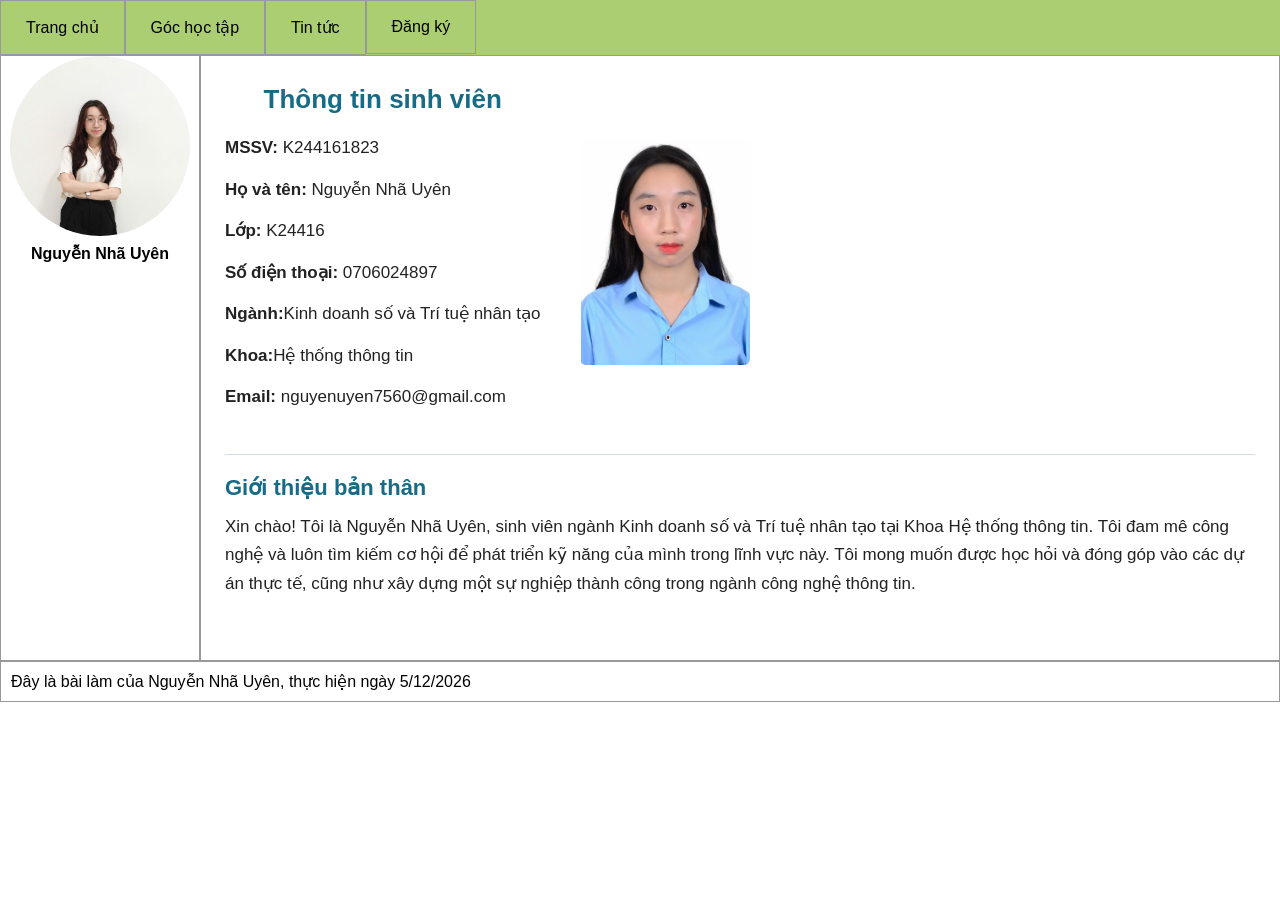
<file: index.html>
<!DOCTYPE html>
<html lang="vi">
<head>
    <meta charset="UTF-8">
    <title>Website Phát triển Web Kinh doanh</title>
    <link rel="stylesheet" href="css/style.css">
</head>

<body>

    <!-- A: MENU -->
    <header class="header">
        <nav class="menu">
            <ul>
                <li>
                    <a href="home.html" target="contentFrame">
                        Trang chủ
                    </a>
                </li>

                <li>
                    <a href="#">Góc học tập</a>

                    <ul class="submenu">
                        <li>
                            <a href="html_javascript.html"
                               target="contentFrame">
                                HTML & Javascript
                            </a>
                        </li>

                        <li>
                            <a href="style.html"
                               target="contentFrame">
                                Style
                            </a>
                        </li>

                        <li>
                            <a href="xml_dom.html"
                               target="contentFrame">
                                XML & DOM
                            </a>
                        </li>

                        <li>
                            <a href="json.html"
                               target="contentFrame">
                                JSON
                            </a>
                        </li>
                    </ul>
                </li>

                <li>
                    <a href="#">Tin tức</a>

                    <ul class="submenu">
                        <li>
                            <a href="news.html"
                               target="contentFrame">
                                Tin tức giáo dục
                            </a>
                        </li>

                        <li>
                            <a href="forecast.html"
                               target="contentFrame">
                                Dự báo
                            </a>
                        </li>
                    </ul>
                </li>

                <li>
                    <a href="register.html" target="contentFrame">
                        Đăng ký
                    </a>
                </li>
            </ul>
        </nav>
    </header>


    <!-- B: SIDEBAR + C: CONTENT -->
    <main class="main-container">

        <aside class="sidebar">
            <div class="student">
                <img src="images/hinh.png" alt="Ảnh cá nhân của Nguyễn Nhã Uyên">
                <h3>Nguyễn Nhã Uyên</h3>
            </div>
        </aside>

        <section class="content">
            <iframe
                name="contentFrame"
                src="home.html"
                title="Nội dung website">
            </iframe>
        </section>

    </main>


    <!-- D: FOOTER -->
    <footer class="footer">
        <p id="footerText"></p>
    </footer>

    <script src="js/main.js"></script>

</body>
</html>
</file>
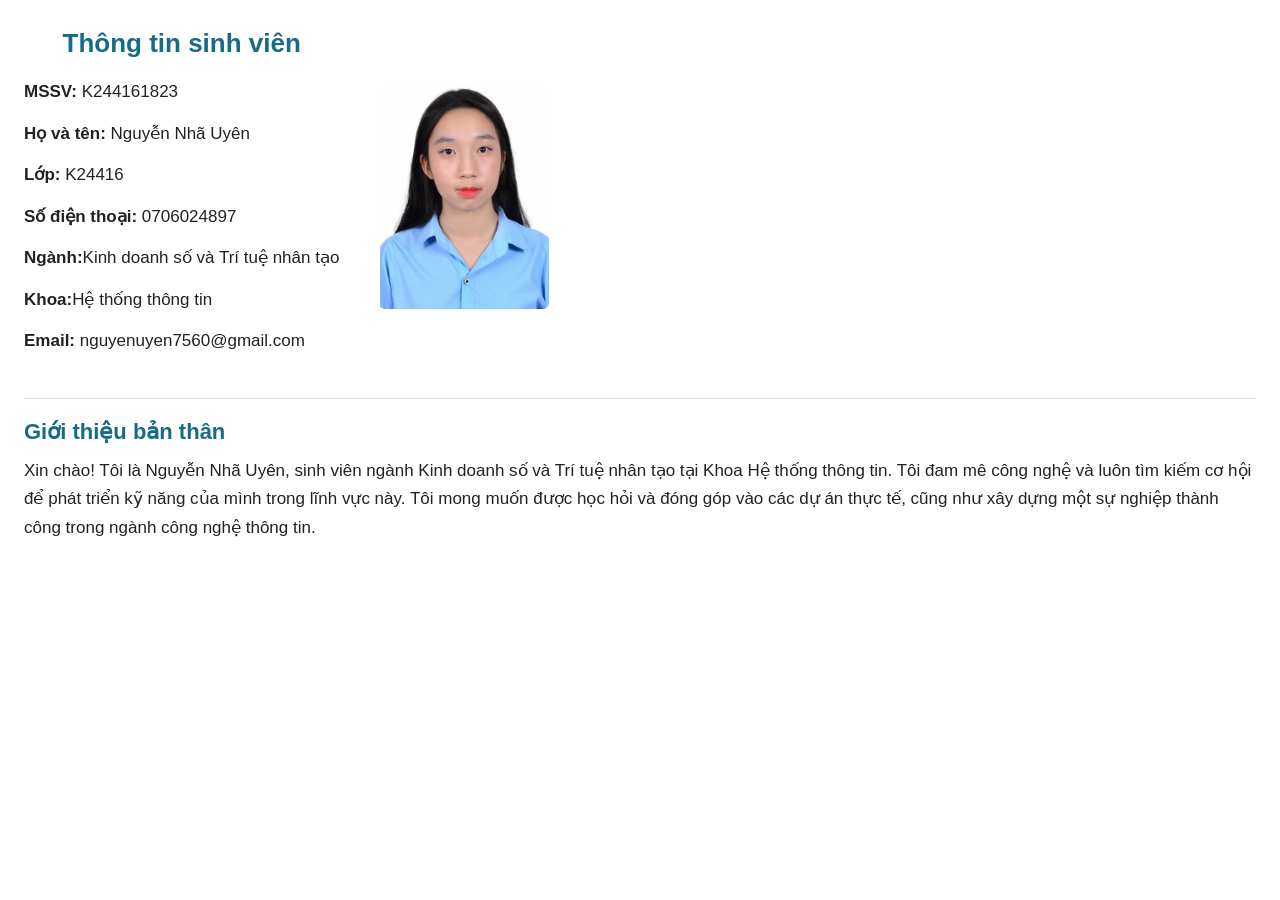
<file: home.html>
<!DOCTYPE html>
<html lang="vi">
<head>
    <meta charset="UTF-8">
    <meta name="viewport" content="width=device-width, initial-scale=1.0">
    <title>Trang chủ</title>
    <link rel="stylesheet" href="css/home.css">
</head>
<body>
    <main>
        <section class="student-info" aria-labelledby="student-name">
            <img class="student-photo" src="images/hinhthe.jpg" alt="Ảnh cá nhân Nguyễn Nhã Uyên">

            <div class="details">
                <h1 id="student-name" style="text-align: center;">Thông tin sinh viên</h1>
                <p><strong>MSSV:</strong> K244161823</p>
                <p><strong>Họ và tên:</strong> Nguyễn Nhã Uyên</p>
                <p><strong>Lớp:</strong> K24416</p>
                <p><strong>Số điện thoại:</strong> 0706024897</p>
                <p><strong>Ngành:</strong>Kinh doanh số và Trí tuệ nhân tạo</p>
                <p><strong>Khoa:</strong>Hệ thống thông tin</p>
                <p><strong>Email:</strong> nguyenuyen7560@gmail.com</p>
            </div>
        </section>

        <section class="introduction" aria-labelledby="intro-title">
            <h2 id="intro-title">Giới thiệu bản thân</h2>
            <p>
                Xin chào! Tôi là Nguyễn Nhã Uyên, sinh viên ngành Kinh doanh số và Trí tuệ nhân tạo tại Khoa Hệ thống thông tin. Tôi đam mê công nghệ và luôn tìm kiếm cơ hội để phát triển kỹ năng của mình trong lĩnh vực này. Tôi mong muốn được học hỏi và đóng góp vào các dự án thực tế, cũng như xây dựng một sự nghiệp thành công trong ngành công nghệ thông tin.
            </p>
        </section>
    </main>
</body>
</html>
</file>
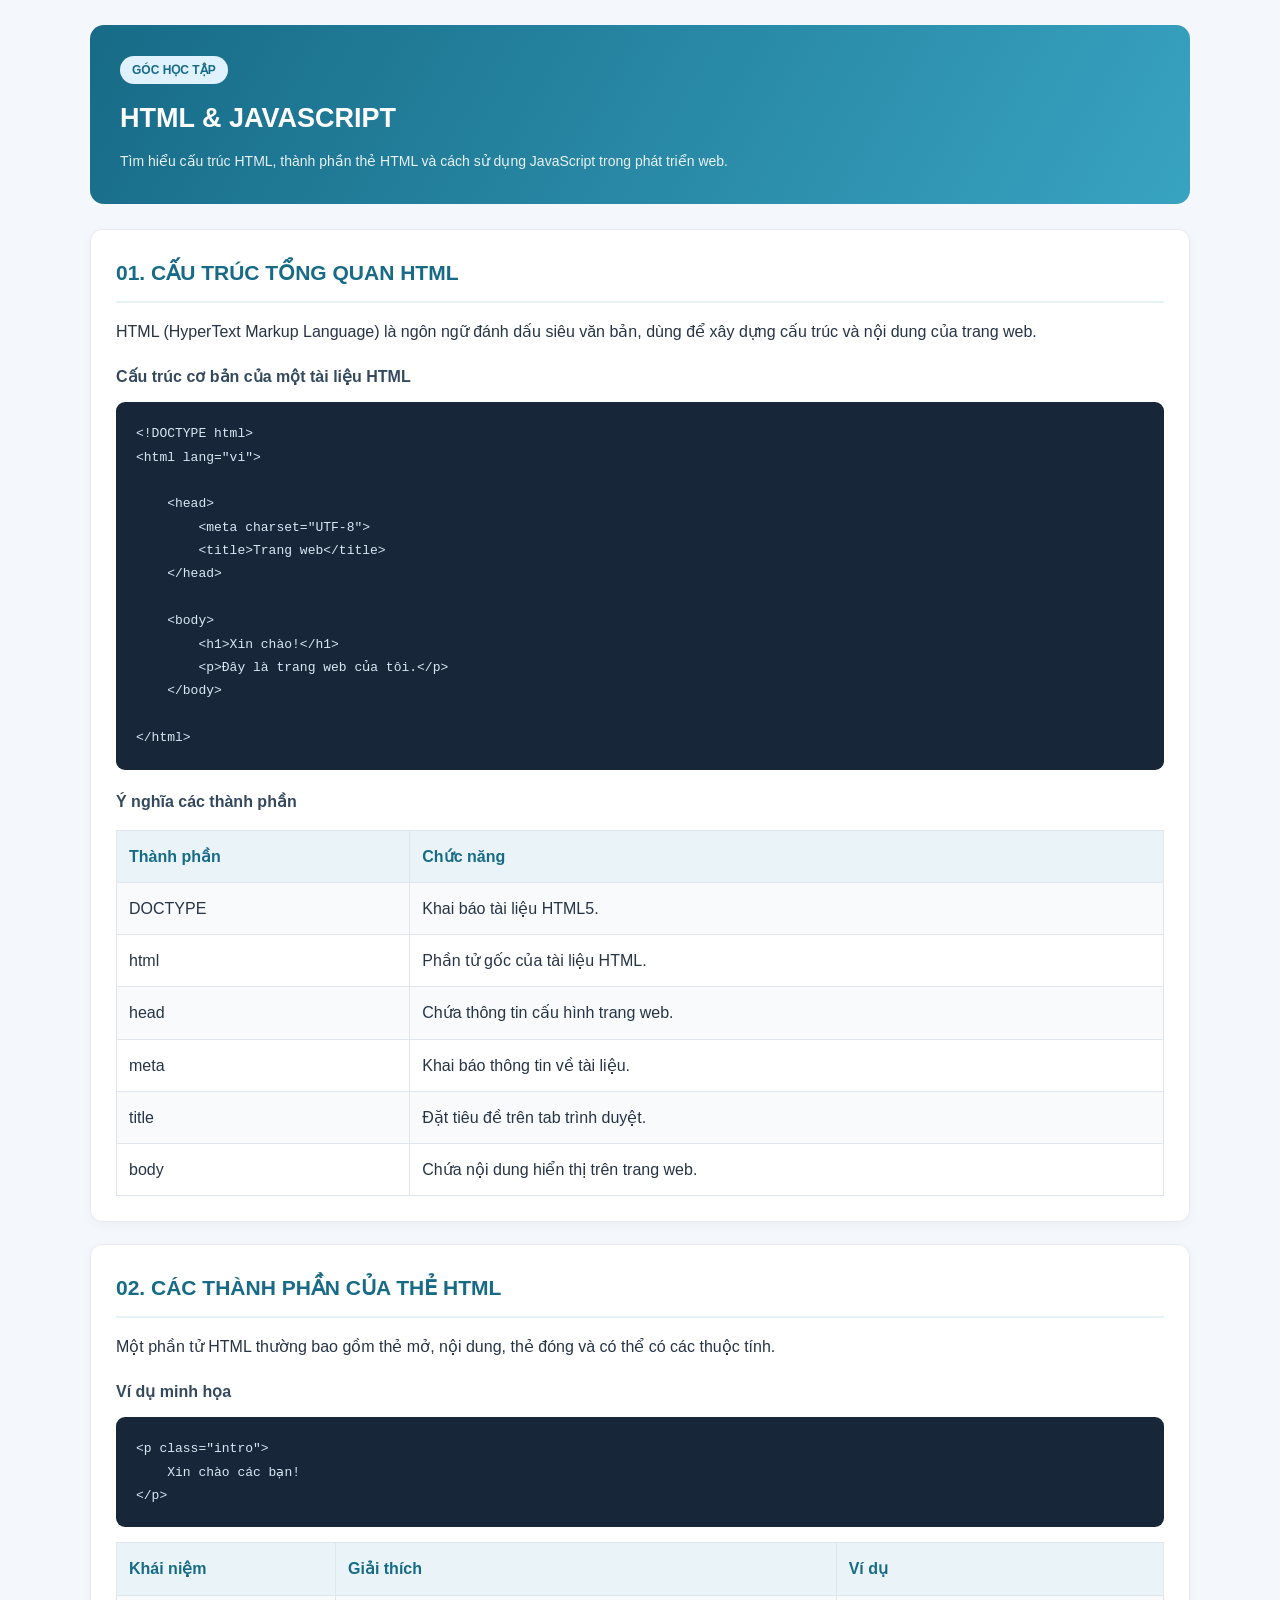
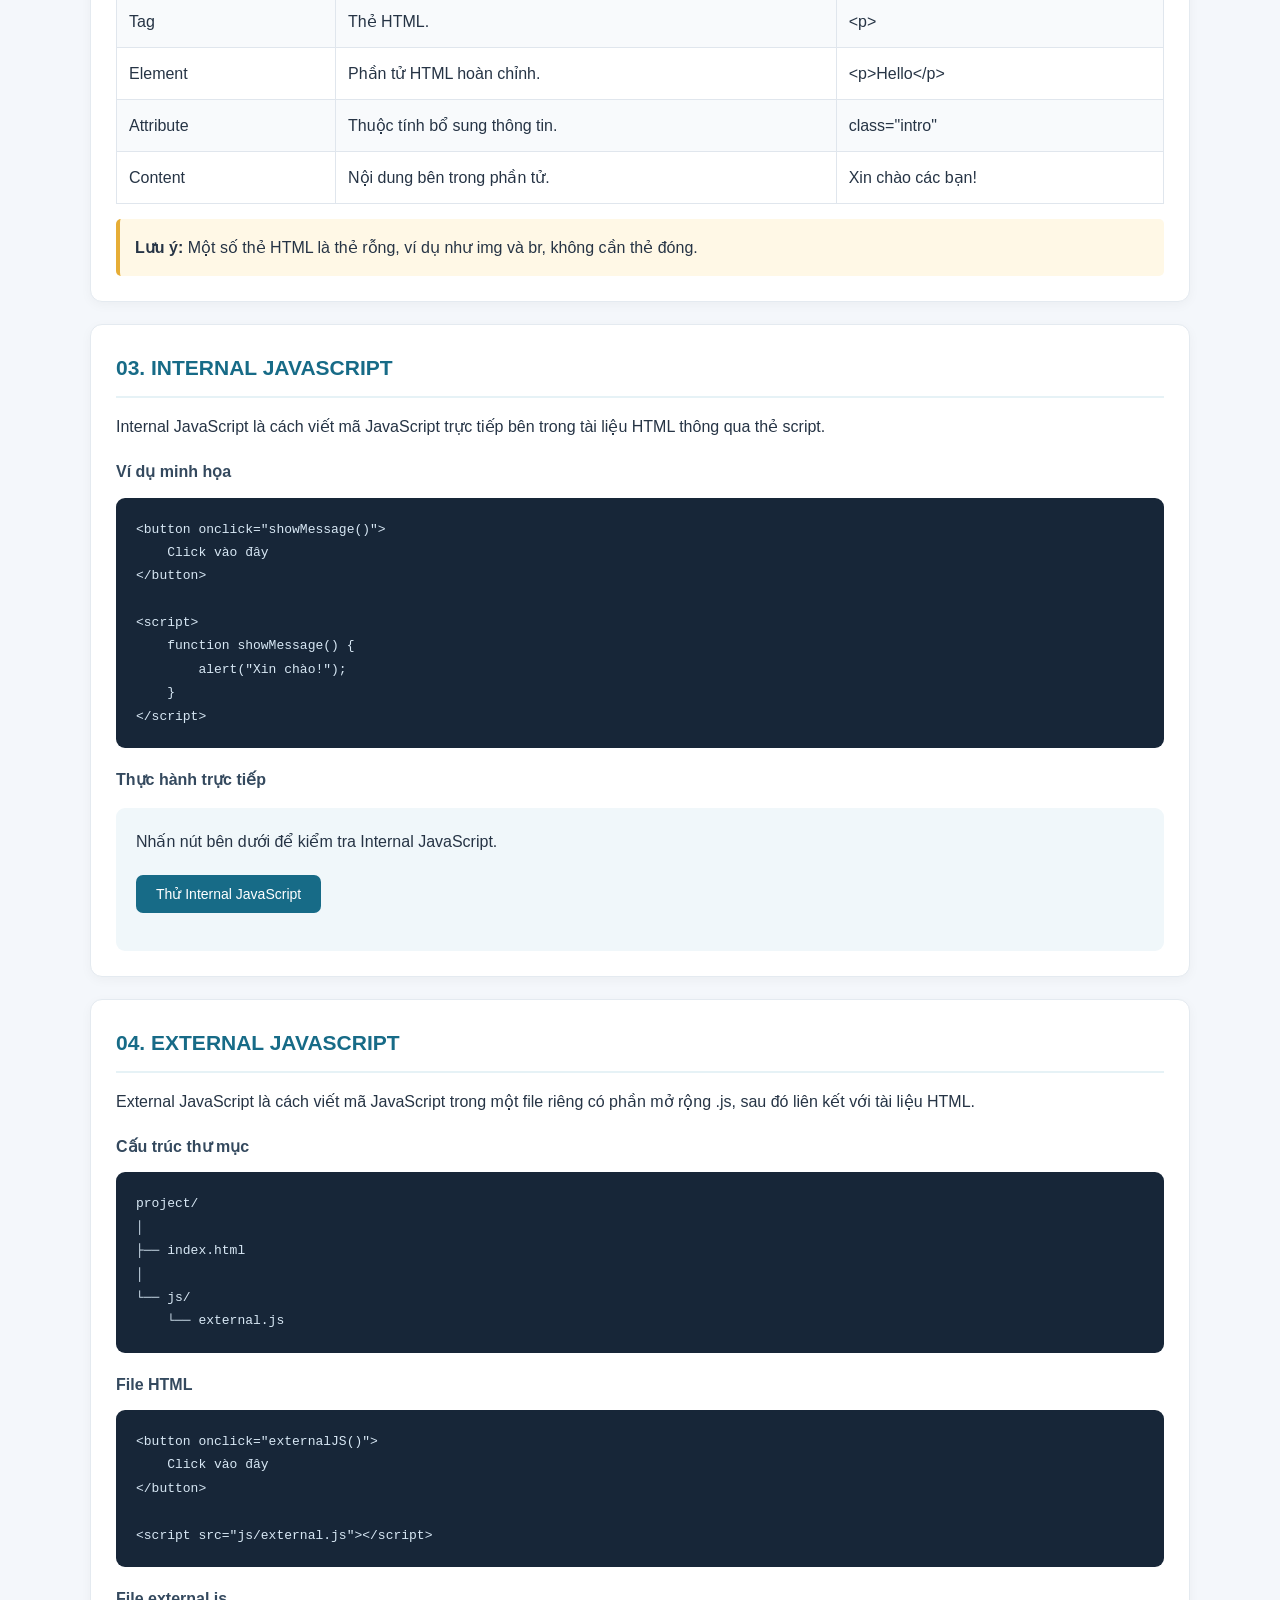
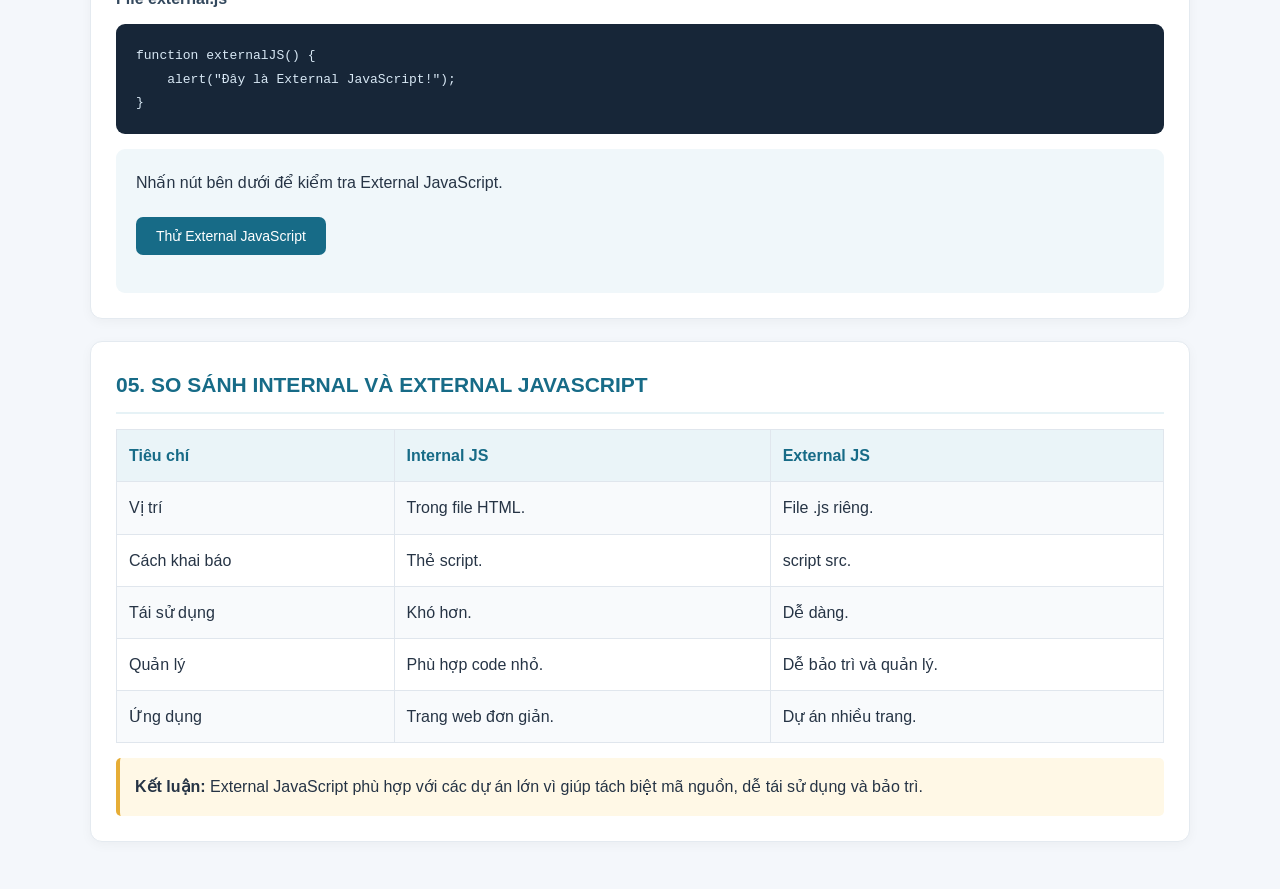
<file: html_javascript.html>
﻿
<!DOCTYPE html>
<html lang="vi">
<head>
    <meta charset="UTF-8">
    <meta name="viewport" content="width=device-width, initial-scale=1.0">
    <title>HTML & Javascript</title>

    <link rel="stylesheet" href="css/html_javascript.css">
</head>

<body>

<div class="container">

    <!-- HEADER -->
    <div class="page-header">
        <span class="tag">GÓC HỌC TẬP</span>
        <h1>HTML & JAVASCRIPT</h1>
        <p>
            Tìm hiểu cấu trúc HTML, thành phần thẻ HTML
            và cách sử dụng JavaScript trong phát triển web.
        </p>
    </div>


    <!-- PHAN 1 -->
    <div class="card">

        <h2>01. CẤU TRÚC TỔNG QUAN HTML</h2>

        <p>
            HTML (HyperText Markup Language) là ngôn ngữ
            đánh dấu siêu văn bản, dùng để xây dựng cấu trúc
            và nội dung của trang web.
        </p>

        <h3>Cấu trúc cơ bản của một tài liệu HTML</h3>

<pre><code>&lt;!DOCTYPE html&gt;
&lt;html lang="vi"&gt;

    &lt;head&gt;
        &lt;meta charset="UTF-8"&gt;
        &lt;title&gt;Trang web&lt;/title&gt;
    &lt;/head&gt;

    &lt;body&gt;
        &lt;h1&gt;Xin chào!&lt;/h1&gt;
        &lt;p&gt;Đây là trang web của tôi.&lt;/p&gt;
    &lt;/body&gt;

&lt;/html&gt;</code></pre>

        <h3>Ý nghĩa các thành phần</h3>

        <table>
            <tr>
                <th>Thành phần</th>
                <th>Chức năng</th>
            </tr>

            <tr>
                <td>DOCTYPE</td>
                <td>Khai báo tài liệu HTML5.</td>
            </tr>

            <tr>
                <td>html</td>
                <td>Phần tử gốc của tài liệu HTML.</td>
            </tr>

            <tr>
                <td>head</td>
                <td>Chứa thông tin cấu hình trang web.</td>
            </tr>

            <tr>
                <td>meta</td>
                <td>Khai báo thông tin về tài liệu.</td>
            </tr>

            <tr>
                <td>title</td>
                <td>Đặt tiêu đề trên tab trình duyệt.</td>
            </tr>

            <tr>
                <td>body</td>
                <td>Chứa nội dung hiển thị trên trang web.</td>
            </tr>
        </table>

    </div>


    <!-- PHAN 2 -->
    <div class="card">

        <h2>02. CÁC THÀNH PHẦN CỦA THẺ HTML</h2>

        <p>
            Một phần tử HTML thường bao gồm thẻ mở,
            nội dung, thẻ đóng và có thể có các thuộc tính.
        </p>

        <h3>Ví dụ minh họa</h3>

<pre><code>&lt;p class="intro"&gt;
    Xin chào các bạn!
&lt;/p&gt;</code></pre>

        <table>
            <tr>
                <th>Khái niệm</th>
                <th>Giải thích</th>
                <th>Ví dụ</th>
            </tr>

            <tr>
                <td>Tag</td>
                <td>Thẻ HTML.</td>
                <td>&lt;p&gt;</td>
            </tr>

            <tr>
                <td>Element</td>
                <td>Phần tử HTML hoàn chỉnh.</td>
                <td>&lt;p&gt;Hello&lt;/p&gt;</td>
            </tr>

            <tr>
                <td>Attribute</td>
                <td>Thuộc tính bổ sung thông tin.</td>
                <td>class="intro"</td>
            </tr>

            <tr>
                <td>Content</td>
                <td>Nội dung bên trong phần tử.</td>
                <td>Xin chào các bạn!</td>
            </tr>
        </table>

        <div class="note">
            <b>Lưu ý:</b> Một số thẻ HTML là thẻ rỗng,
            ví dụ như img và br, không cần thẻ đóng.
        </div>

    </div>


    <!-- PHAN 3 -->
    <div class="card">

        <h2>03. INTERNAL JAVASCRIPT</h2>

        <p>
            Internal JavaScript là cách viết mã JavaScript
            trực tiếp bên trong tài liệu HTML thông qua
            thẻ script.
        </p>

        <h3>Ví dụ minh họa</h3>

<pre><code>&lt;button onclick="showMessage()"&gt;
    Click vào đây
&lt;/button&gt;

&lt;script&gt;
    function showMessage() {
        alert("Xin chào!");
    }
&lt;/script&gt;</code></pre>

        <h3>Thực hành trực tiếp</h3>

        <div class="demo-box">

            <p>
                Nhấn nút bên dưới để kiểm tra
                Internal JavaScript.
            </p>

            <button onclick="internalJS()">
                Thử Internal JavaScript
            </button>

            <div id="internalResult" class="result"></div>

        </div>

    </div>


    <!-- PHAN 4 -->
    <div class="card">

        <h2>04. EXTERNAL JAVASCRIPT</h2>

        <p>
            External JavaScript là cách viết mã JavaScript
            trong một file riêng có phần mở rộng .js,
            sau đó liên kết với tài liệu HTML.
        </p>

        <h3>Cấu trúc thư mục</h3>

<pre><code>project/
│
├── index.html
│
└── js/
    └── external.js</code></pre>

        <h3>File HTML</h3>

<pre><code>&lt;button onclick="externalJS()"&gt;
    Click vào đây
&lt;/button&gt;

&lt;script src="js/external.js"&gt;&lt;/script&gt;</code></pre>

        <h3>File external.js</h3>

<pre><code>function externalJS() {
    alert("Đây là External JavaScript!");
}</code></pre>

        <div class="demo-box">

            <p>
                Nhấn nút bên dưới để kiểm tra
                External JavaScript.
            </p>

            <button onclick="externalJS()">
                Thử External JavaScript
            </button>

            <div id="externalResult" class="result"></div>

        </div>

    </div>


    <!-- PHAN 5 -->
    <div class="card">

        <h2>05. SO SÁNH INTERNAL VÀ EXTERNAL JAVASCRIPT</h2>

        <table>

            <tr>
                <th>Tiêu chí</th>
                <th>Internal JS</th>
                <th>External JS</th>
            </tr>

            <tr>
                <td>Vị trí</td>
                <td>Trong file HTML.</td>
                <td>File .js riêng.</td>
            </tr>

            <tr>
                <td>Cách khai báo</td>
                <td>Thẻ script.</td>
                <td>script src.</td>
            </tr>

            <tr>
                <td>Tái sử dụng</td>
                <td>Khó hơn.</td>
                <td>Dễ dàng.</td>
            </tr>

            <tr>
                <td>Quản lý</td>
                <td>Phù hợp code nhỏ.</td>
                <td>Dễ bảo trì và quản lý.</td>
            </tr>

            <tr>
                <td>Ứng dụng</td>
                <td>Trang web đơn giản.</td>
                <td>Dự án nhiều trang.</td>
            </tr>

        </table>

        <div class="note">
            <b>Kết luận:</b> External JavaScript phù hợp
            với các dự án lớn vì giúp tách biệt mã nguồn,
            dễ tái sử dụng và bảo trì.
        </div>

    </div>

</div>


<!-- INTERNAL JAVASCRIPT -->
<script>

    function internalJS() {

        document.getElementById("internalResult").innerHTML =
            "Internal JavaScript đang hoạt động thành công!";

        alert("Xin chào! Đây là Internal JavaScript.");

    }

</script>


<!-- EXTERNAL JAVASCRIPT -->
<script src="js/external.js"></script>

</body>
</html>
</file>
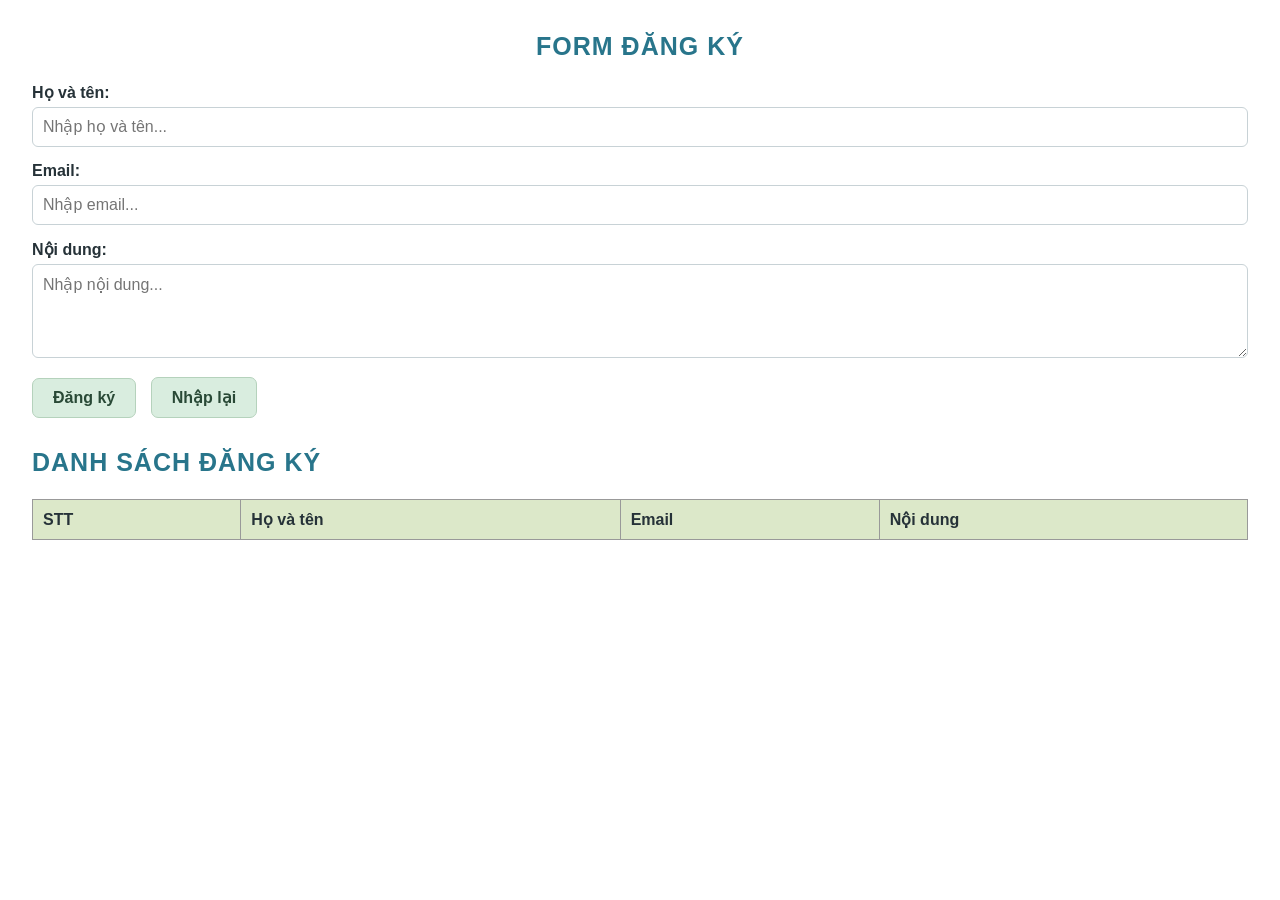
<file: register.html>
<!DOCTYPE html>
<html lang="vi">
<head>
    <meta charset="UTF-8">
    <title>Đăng ký</title>
    <link rel="stylesheet" href="css/register.css">
</head>

<body>

    <h2 style="text-align: center;">FORM ĐĂNG KÝ</h2>

    <form id="registerForm">

        <div class="form-group">
            <label>Họ và tên:</label>
            <input type="text" id="name"
                   placeholder="Nhập họ và tên..." required>
        </div>

        <div class="form-group">
            <label>Email:</label>
            <input type="email" id="email"
                   placeholder="Nhập email..." required>
        </div>

        <div class="form-group">
            <label>Nội dung:</label>
            <textarea id="content" rows="4"
                      placeholder="Nhập nội dung..."
                      required></textarea>
        </div>

        <button type="submit">Đăng ký</button>

        <button type="reset">Nhập lại</button>

    </form>

    <h2>DANH SÁCH ĐĂNG KÝ</h2>

    <table id="registerTable">

        <thead>
            <tr>
                <th>STT</th>
                <th>Họ và tên</th>
                <th>Email</th>
                <th>Nội dung</th>
            </tr>
        </thead>

        <tbody id="tableBody">
        </tbody>

    </table>

    <script src="js/register.js"></script>

</body>
</html>
</file>
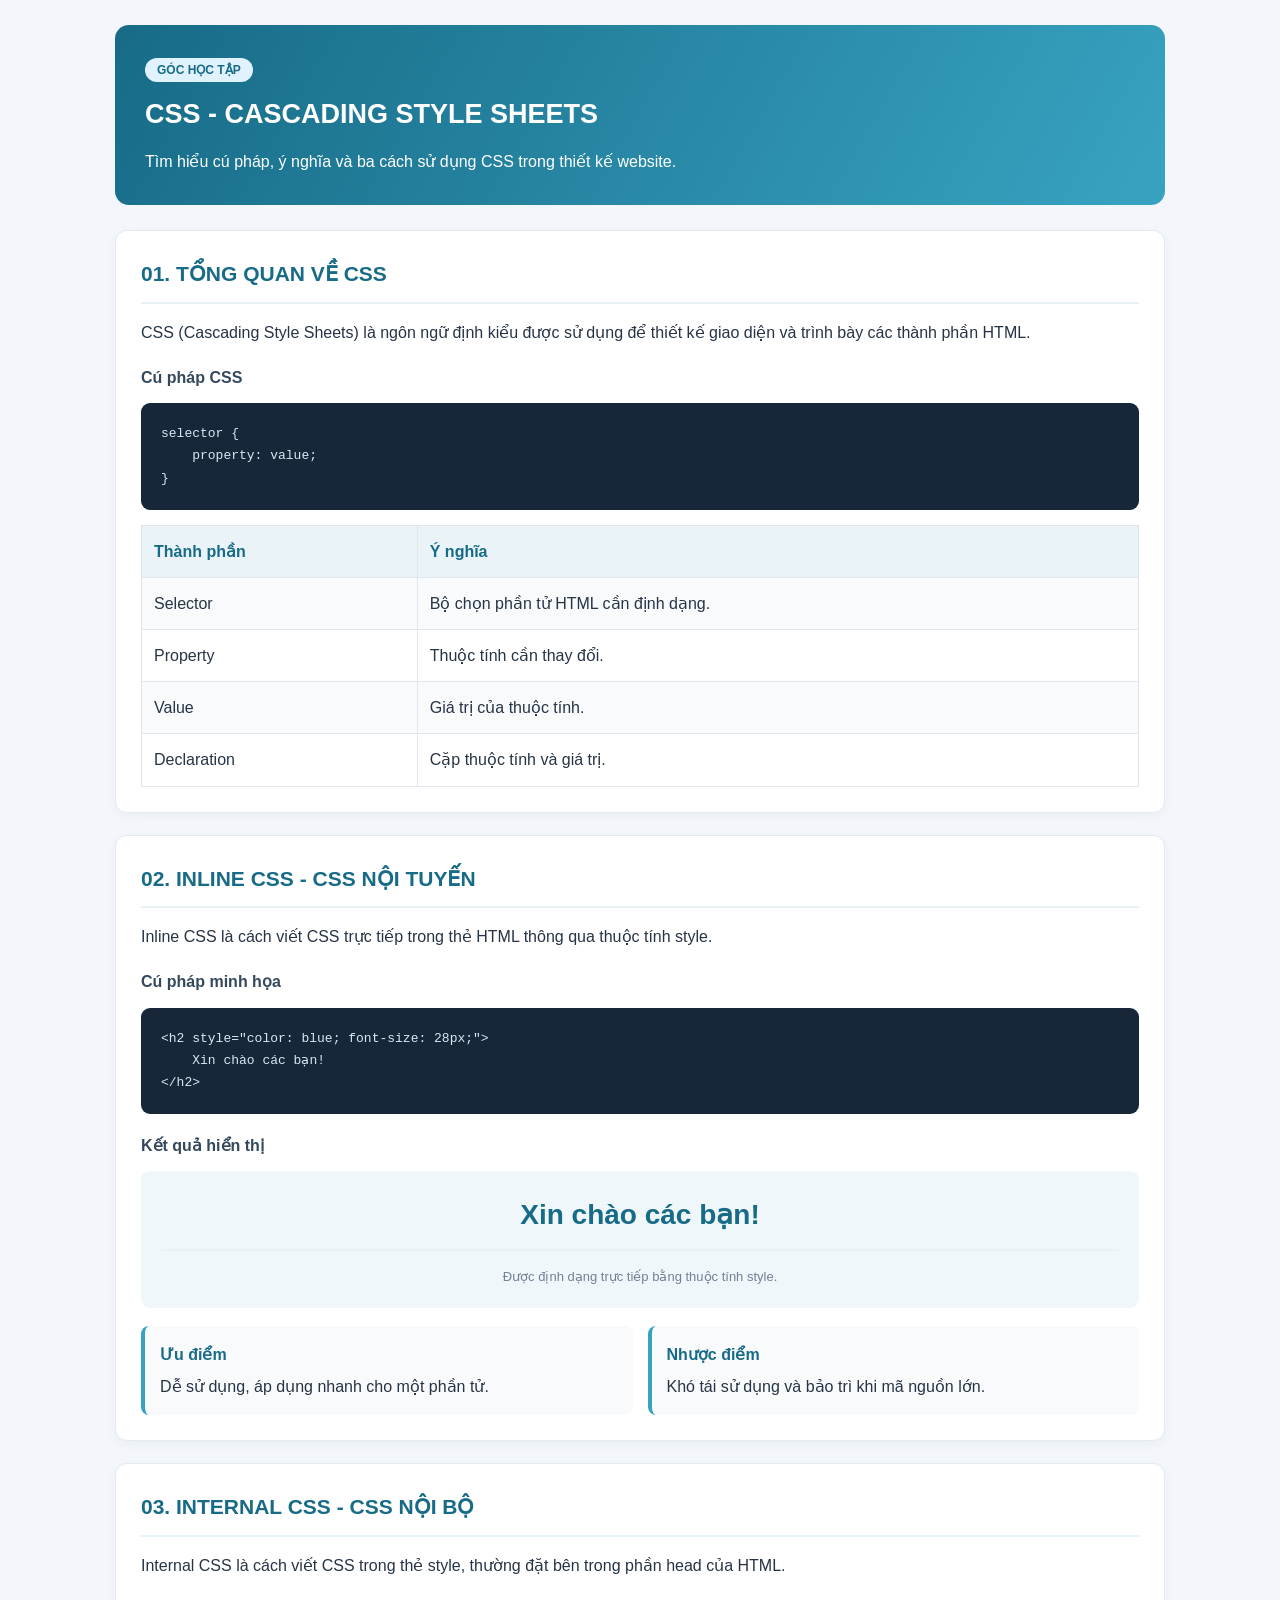
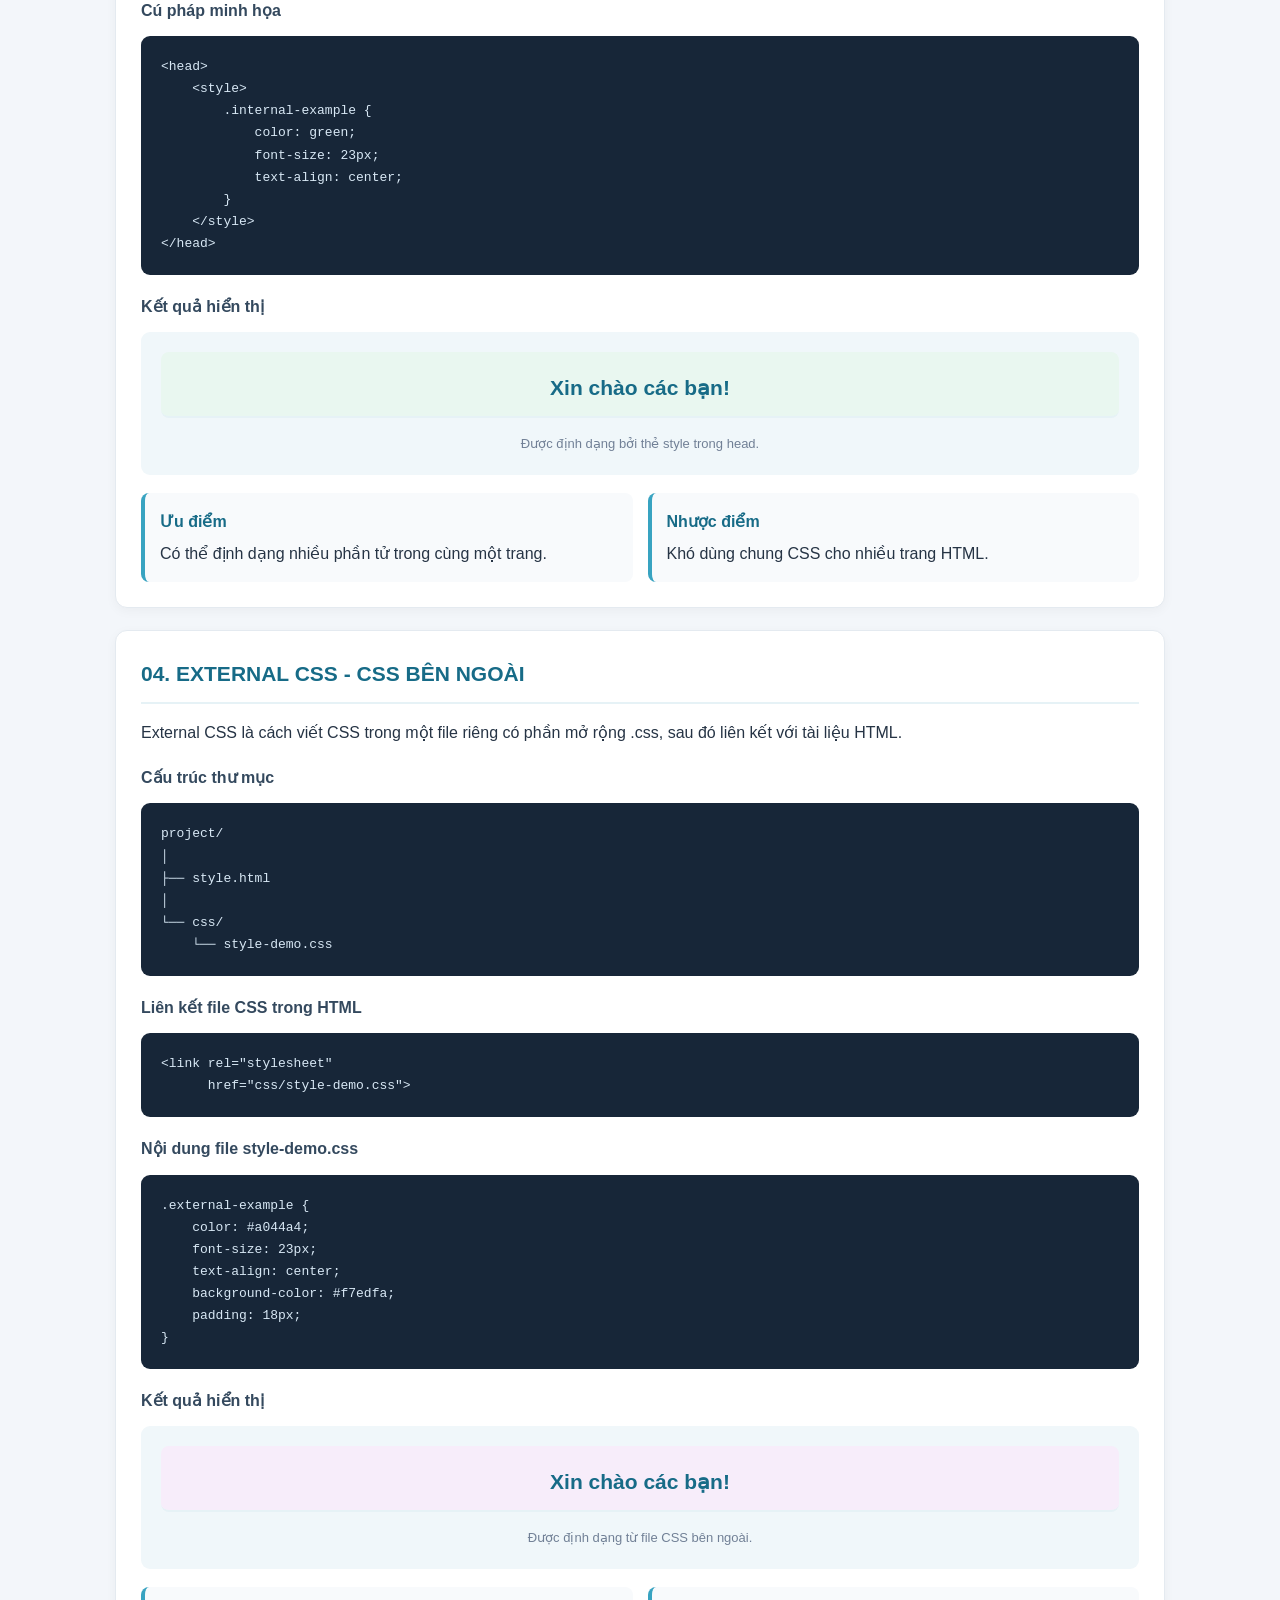
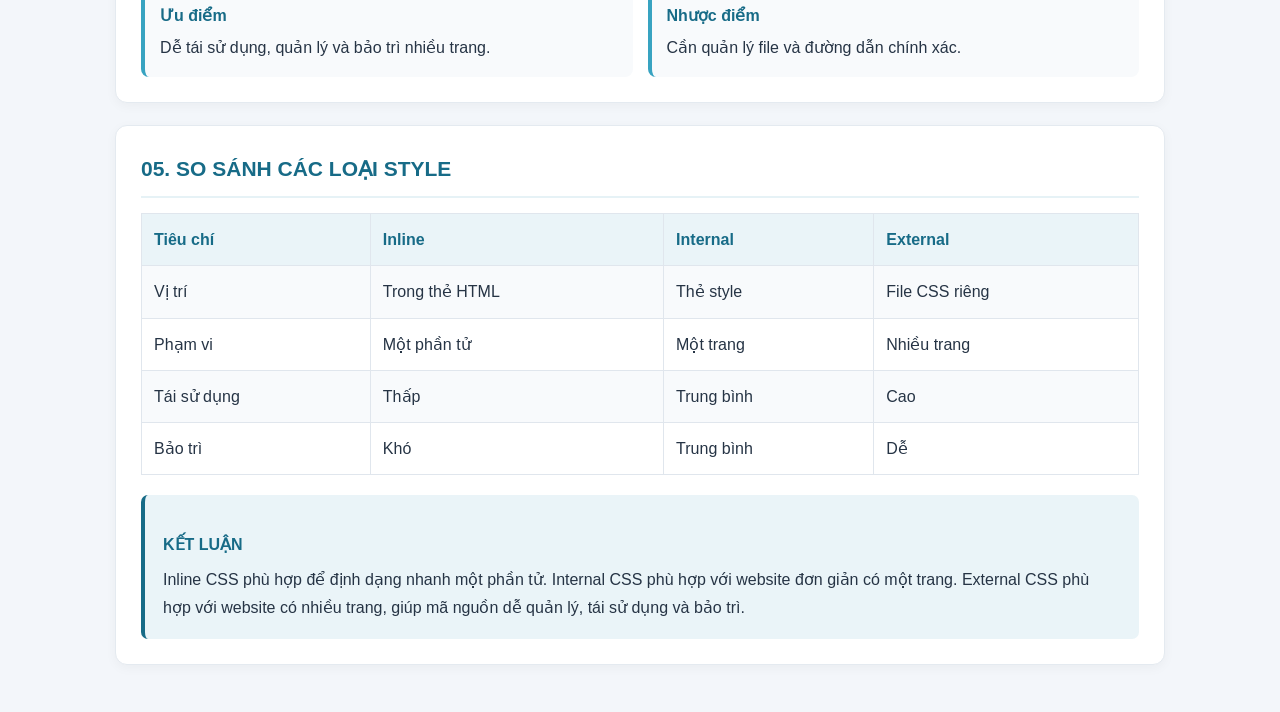
<file: style.html>
<!DOCTYPE html>
<html lang="vi">

<head>
    <meta charset="UTF-8">
    <meta name="viewport" content="width=device-width, initial-scale=1.0">

    <title>CSS - Style</title>

    <!-- EXTERNAL CSS -->
    <link rel="stylesheet" href="css/style-demo.css">

    <!-- INTERNAL CSS -->
    <style>
        .internal-example {
            color: #16805d;
            font-size: 23px;
            text-align: center;
            background-color: #e9f7f0;
            padding: 18px;
            border-radius: 8px;
        }
    </style>

</head>

<body>

<div class="container">

    <!-- HEADER -->
    <header class="page-header">
        <span class="tag">GÓC HỌC TẬP</span>

        <h1>CSS - CASCADING STYLE SHEETS</h1>

        <p>
            Tìm hiểu cú pháp, ý nghĩa và ba cách sử dụng
            CSS trong thiết kế website.
        </p>
    </header>


    <!-- SECTION 1 -->
    <section class="card">

        <h2>01. TỔNG QUAN VỀ CSS</h2>

        <p>
            CSS (Cascading Style Sheets) là ngôn ngữ
            định kiểu được sử dụng để thiết kế giao diện
            và trình bày các thành phần HTML.
        </p>

        <h3>Cú pháp CSS</h3>

<pre><code>selector {
    property: value;
}</code></pre>

        <table>
            <tr>
                <th>Thành phần</th>
                <th>Ý nghĩa</th>
            </tr>

            <tr>
                <td>Selector</td>
                <td>Bộ chọn phần tử HTML cần định dạng.</td>
            </tr>

            <tr>
                <td>Property</td>
                <td>Thuộc tính cần thay đổi.</td>
            </tr>

            <tr>
                <td>Value</td>
                <td>Giá trị của thuộc tính.</td>
            </tr>

            <tr>
                <td>Declaration</td>
                <td>Cặp thuộc tính và giá trị.</td>
            </tr>
        </table>

    </section>


    <!-- SECTION 2 -->
    <section class="card">

        <h2>02. INLINE CSS - CSS NỘI TUYẾN</h2>

        <p>
            Inline CSS là cách viết CSS trực tiếp trong
            thẻ HTML thông qua thuộc tính style.
        </p>

        <h3>Cú pháp minh họa</h3>

<pre><code>&lt;h2 style="color: blue; font-size: 28px;"&gt;
    Xin chào các bạn!
&lt;/h2&gt;</code></pre>

        <h3>Kết quả hiển thị</h3>

        <div class="demo-box">

            <h2 style="
                color: #176b87;
                font-size: 28px;
                text-align: center;
            ">
                Xin chào các bạn!
            </h2>

            <p class="caption">
                Được định dạng trực tiếp bằng thuộc tính style.
            </p>

        </div>

        <div class="pros-cons">
            <div>
                <h4>Ưu điểm</h4>
                <p>Dễ sử dụng, áp dụng nhanh cho một phần tử.</p>
            </div>

            <div>
                <h4>Nhược điểm</h4>
                <p>Khó tái sử dụng và bảo trì khi mã nguồn lớn.</p>
            </div>
        </div>

    </section>


    <!-- SECTION 3 -->
    <section class="card">

        <h2>03. INTERNAL CSS - CSS NỘI BỘ</h2>

        <p>
            Internal CSS là cách viết CSS trong thẻ style,
            thường đặt bên trong phần head của HTML.
        </p>

        <h3>Cú pháp minh họa</h3>

<pre><code>&lt;head&gt;
    &lt;style&gt;
        .internal-example {
            color: green;
            font-size: 23px;
            text-align: center;
        }
    &lt;/style&gt;
&lt;/head&gt;</code></pre>

        <h3>Kết quả hiển thị</h3>

        <div class="demo-box">

            <h2 class="internal-example">
                Xin chào các bạn!
            </h2>

            <p class="caption">
                Được định dạng bởi thẻ style trong head.
            </p>

        </div>

        <div class="pros-cons">
            <div>
                <h4>Ưu điểm</h4>
                <p>Có thể định dạng nhiều phần tử trong cùng một trang.</p>
            </div>

            <div>
                <h4>Nhược điểm</h4>
                <p>Khó dùng chung CSS cho nhiều trang HTML.</p>
            </div>
        </div>

    </section>


    <!-- SECTION 4 -->
    <section class="card">

        <h2>04. EXTERNAL CSS - CSS BÊN NGOÀI</h2>

        <p>
            External CSS là cách viết CSS trong một file
            riêng có phần mở rộng .css, sau đó liên kết
            với tài liệu HTML.
        </p>

        <h3>Cấu trúc thư mục</h3>

<pre><code>project/
│
├── style.html
│
└── css/
    └── style-demo.css</code></pre>

        <h3>Liên kết file CSS trong HTML</h3>

<pre><code>&lt;link rel="stylesheet"
      href="css/style-demo.css"&gt;</code></pre>

        <h3>Nội dung file style-demo.css</h3>

<pre><code>.external-example {
    color: #a044a4;
    font-size: 23px;
    text-align: center;
    background-color: #f7edfa;
    padding: 18px;
}</code></pre>

        <h3>Kết quả hiển thị</h3>

        <div class="demo-box">

            <h2 class="external-example">
                Xin chào các bạn!
            </h2>

            <p class="caption">
                Được định dạng từ file CSS bên ngoài.
            </p>

        </div>

        <div class="pros-cons">
            <div>
                <h4>Ưu điểm</h4>
                <p>Dễ tái sử dụng, quản lý và bảo trì nhiều trang.</p>
            </div>

            <div>
                <h4>Nhược điểm</h4>
                <p>Cần quản lý file và đường dẫn chính xác.</p>
            </div>
        </div>

    </section>


    <!-- SECTION 5 -->
    <section class="card">

        <h2>05. SO SÁNH CÁC LOẠI STYLE</h2>

        <table>
            <tr>
                <th>Tiêu chí</th>
                <th>Inline</th>
                <th>Internal</th>
                <th>External</th>
            </tr>

            <tr>
                <td>Vị trí</td>
                <td>Trong thẻ HTML</td>
                <td>Thẻ style</td>
                <td>File CSS riêng</td>
            </tr>

            <tr>
                <td>Phạm vi</td>
                <td>Một phần tử</td>
                <td>Một trang</td>
                <td>Nhiều trang</td>
            </tr>

            <tr>
                <td>Tái sử dụng</td>
                <td>Thấp</td>
                <td>Trung bình</td>
                <td>Cao</td>
            </tr>

            <tr>
                <td>Bảo trì</td>
                <td>Khó</td>
                <td>Trung bình</td>
                <td>Dễ</td>
            </tr>
        </table>

        <div class="conclusion">
            <h3>KẾT LUẬN</h3>

            <p>
                Inline CSS phù hợp để định dạng nhanh một phần tử.
                Internal CSS phù hợp với website đơn giản có một trang.
                External CSS phù hợp với website có nhiều trang,
                giúp mã nguồn dễ quản lý, tái sử dụng và bảo trì.
            </p>
        </div>

    </section>

</div>

</body>
</html>
</file>
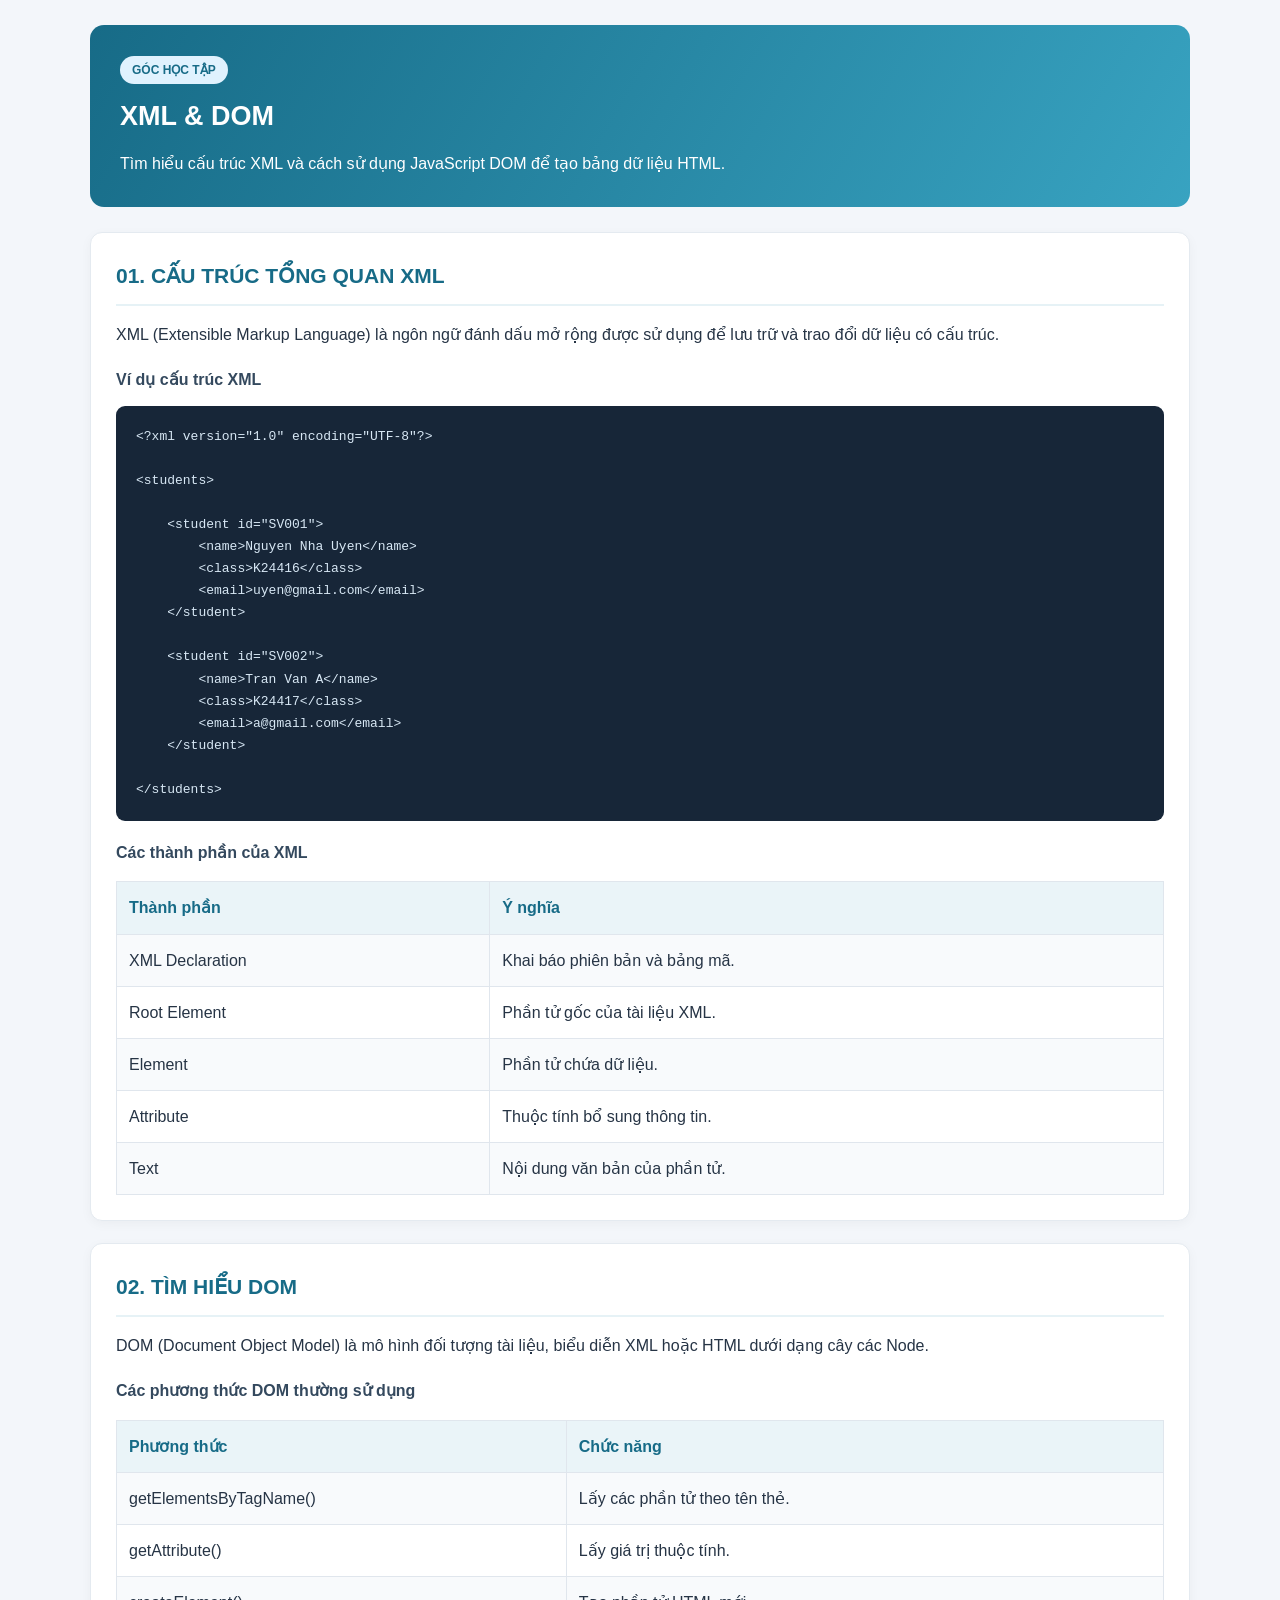
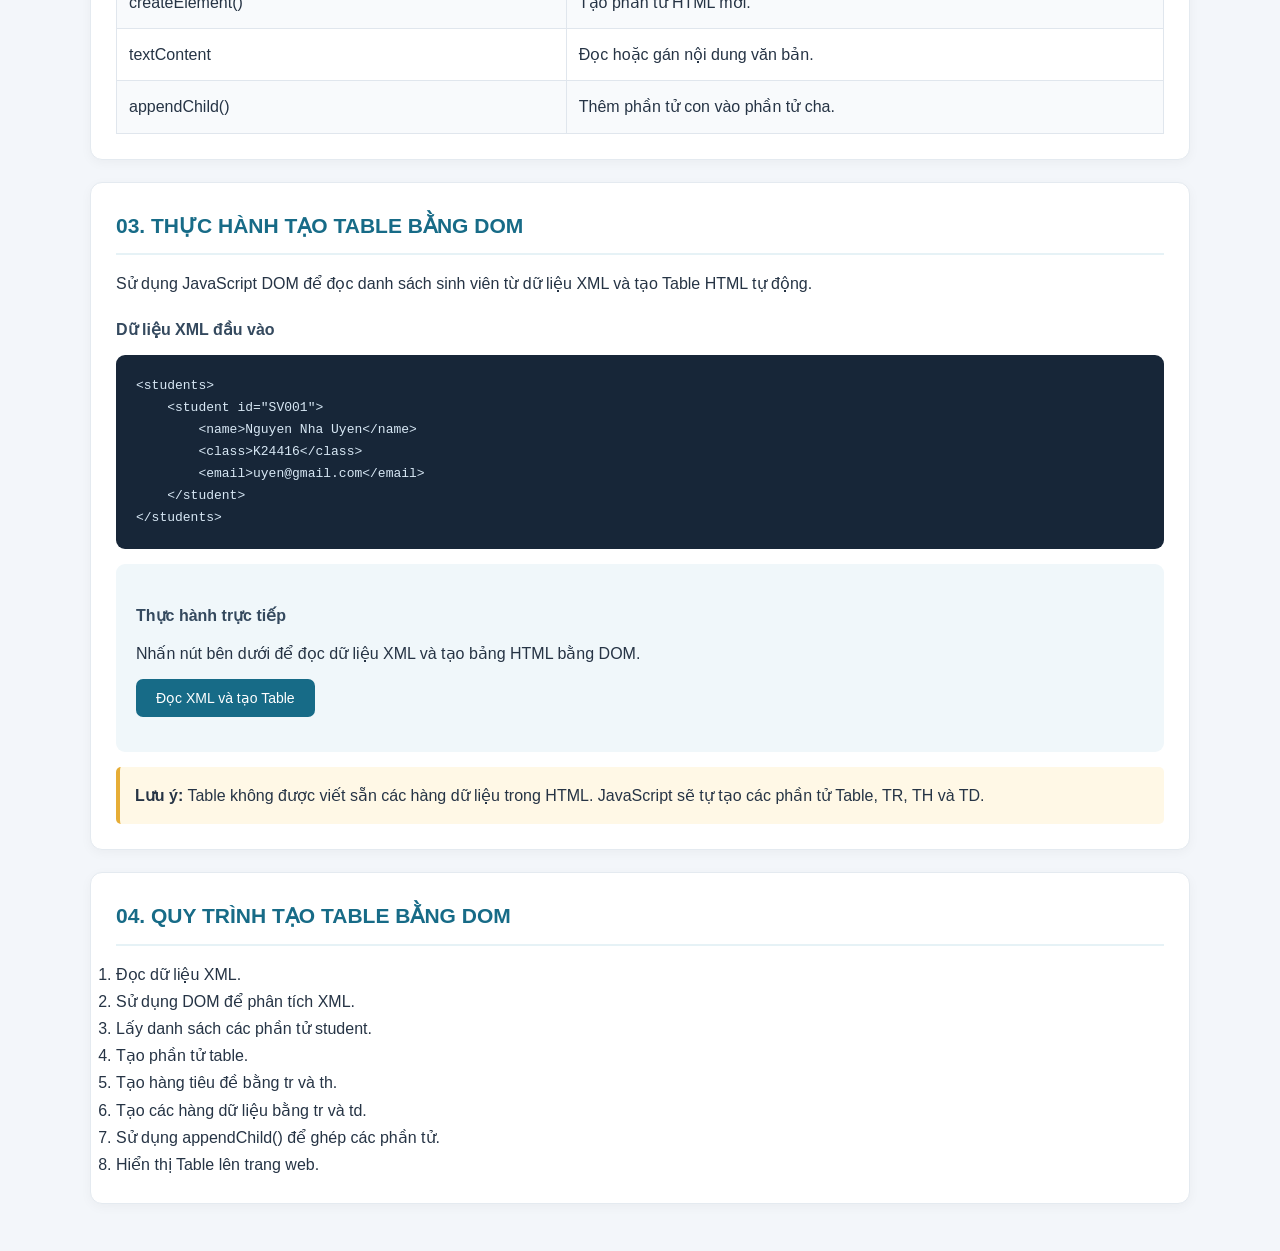
<file: xml_dom.html>
﻿
<!DOCTYPE html>
<html lang="vi">

<head>
    <meta charset="UTF-8">
    <meta name="viewport" content="width=device-width, initial-scale=1.0">
    <title>XML & DOM</title>

    <link rel="stylesheet" href="css/xml_dom.css">
</head>

<body>

<div class="container">

    <!-- HEADER -->
    <div class="header">
        <span class="tag">GÓC HỌC TẬP</span>
        <h1>XML & DOM</h1>
        <p>
            Tìm hiểu cấu trúc XML và cách sử dụng
            JavaScript DOM để tạo bảng dữ liệu HTML.
        </p>
    </div>


    <!-- PHAN 1 -->
    <div class="card">

        <h2>01. CẤU TRÚC TỔNG QUAN XML</h2>

        <p>
            XML (Extensible Markup Language) là ngôn ngữ
            đánh dấu mở rộng được sử dụng để lưu trữ
            và trao đổi dữ liệu có cấu trúc.
        </p>

        <h3>Ví dụ cấu trúc XML</h3>

<pre><code>&lt;?xml version="1.0" encoding="UTF-8"?&gt;

&lt;students&gt;

    &lt;student id="SV001"&gt;
        &lt;name&gt;Nguyen Nha Uyen&lt;/name&gt;
        &lt;class&gt;K24416&lt;/class&gt;
        &lt;email&gt;uyen@gmail.com&lt;/email&gt;
    &lt;/student&gt;

    &lt;student id="SV002"&gt;
        &lt;name&gt;Tran Van A&lt;/name&gt;
        &lt;class&gt;K24417&lt;/class&gt;
        &lt;email&gt;a@gmail.com&lt;/email&gt;
    &lt;/student&gt;

&lt;/students&gt;</code></pre>

        <h3>Các thành phần của XML</h3>

        <table>
            <tr>
                <th>Thành phần</th>
                <th>Ý nghĩa</th>
            </tr>

            <tr>
                <td>XML Declaration</td>
                <td>Khai báo phiên bản và bảng mã.</td>
            </tr>

            <tr>
                <td>Root Element</td>
                <td>Phần tử gốc của tài liệu XML.</td>
            </tr>

            <tr>
                <td>Element</td>
                <td>Phần tử chứa dữ liệu.</td>
            </tr>

            <tr>
                <td>Attribute</td>
                <td>Thuộc tính bổ sung thông tin.</td>
            </tr>

            <tr>
                <td>Text</td>
                <td>Nội dung văn bản của phần tử.</td>
            </tr>
        </table>

    </div>


    <!-- PHAN 2 -->
    <div class="card">

        <h2>02. TÌM HIỂU DOM</h2>

        <p>
            DOM (Document Object Model) là mô hình đối tượng
            tài liệu, biểu diễn XML hoặc HTML dưới dạng
            cây các Node.
        </p>

        <h3>Các phương thức DOM thường sử dụng</h3>

        <table>
            <tr>
                <th>Phương thức</th>
                <th>Chức năng</th>
            </tr>

            <tr>
                <td>getElementsByTagName()</td>
                <td>Lấy các phần tử theo tên thẻ.</td>
            </tr>

            <tr>
                <td>getAttribute()</td>
                <td>Lấy giá trị thuộc tính.</td>
            </tr>

            <tr>
                <td>createElement()</td>
                <td>Tạo phần tử HTML mới.</td>
            </tr>

            <tr>
                <td>textContent</td>
                <td>Đọc hoặc gán nội dung văn bản.</td>
            </tr>

            <tr>
                <td>appendChild()</td>
                <td>Thêm phần tử con vào phần tử cha.</td>
            </tr>
        </table>

    </div>


    <!-- PHAN 3 -->
    <div class="card">

        <h2>03. THỰC HÀNH TẠO TABLE BẰNG DOM</h2>

        <p>
            Sử dụng JavaScript DOM để đọc danh sách sinh viên
            từ dữ liệu XML và tạo Table HTML tự động.
        </p>

        <h3>Dữ liệu XML đầu vào</h3>

<pre><code>&lt;students&gt;
    &lt;student id="SV001"&gt;
        &lt;name&gt;Nguyen Nha Uyen&lt;/name&gt;
        &lt;class&gt;K24416&lt;/class&gt;
        &lt;email&gt;uyen@gmail.com&lt;/email&gt;
    &lt;/student&gt;
&lt;/students&gt;</code></pre>

        <div class="demo-box">

            <h3>Thực hành trực tiếp</h3>

            <p>
                Nhấn nút bên dưới để đọc dữ liệu XML
                và tạo bảng HTML bằng DOM.
            </p>

            <button onclick="createTable()">
                Đọc XML và tạo Table
            </button>

            <div id="result"></div>

        </div>

        <div class="note">
            <b>Lưu ý:</b> Table không được viết sẵn các hàng
            dữ liệu trong HTML. JavaScript sẽ tự tạo
            các phần tử Table, TR, TH và TD.
        </div>

    </div>


    <!-- PHAN 4 -->
    <div class="card">

        <h2>04. QUY TRÌNH TẠO TABLE BẰNG DOM</h2>

        <ol>
            <li>Đọc dữ liệu XML.</li>
            <li>Sử dụng DOM để phân tích XML.</li>
            <li>Lấy danh sách các phần tử student.</li>
            <li>Tạo phần tử table.</li>
            <li>Tạo hàng tiêu đề bằng tr và th.</li>
            <li>Tạo các hàng dữ liệu bằng tr và td.</li>
            <li>Sử dụng appendChild() để ghép các phần tử.</li>
            <li>Hiển thị Table lên trang web.</li>
        </ol>

    </div>

</div>


<script>

// 1. KHAI BAO DU LIEU XML
let xmlData = `
<students>

    <student id="SV001">
        <name>Nguyen Nha Uyen</name>
        <class>K24416</class>
        <email>uyen@gmail.com</email>
    </student>

    <student id="SV002">
        <name>Tran Van A</name>
        <class>K24417</class>
        <email>a@gmail.com</email>
    </student>

    <student id="SV003">
        <name>Le Thi B</name>
        <class>K24418</class>
        <email>b@gmail.com</email>
    </student>

</students>
`;


// 2. HAM TAO TABLE
function createTable() {

    // Chuyen chuoi XML thanh tai lieu XML DOM
    let parser = new DOMParser();

    let xmlDoc = parser.parseFromString(
        xmlData,
        "text/xml"
    );

    // Kiem tra XML co loi cu phap khong
    if (xmlDoc.getElementsByTagName("parsererror").length > 0) {
        document.getElementById("result").textContent =
            "Lỗi: Dữ liệu XML không hợp lệ!";
        return;
    }

    // Lay danh sach sinh vien
    let students = xmlDoc.getElementsByTagName("student");

    // Tao bang
    let table = document.createElement("table");

    // Tao phan tieu de
    let thead = document.createElement("thead");
    let headerRow = document.createElement("tr");

    let headers = [
        "Mã sinh viên",
        "Họ và tên",
        "Lớp",
        "Email"
    ];

    // Tao cac o tieu de
    for (let i = 0; i < headers.length; i++) {

        let th = document.createElement("th");

        th.textContent = headers[i];

        headerRow.appendChild(th);

    }

    thead.appendChild(headerRow);

    table.appendChild(thead);


    // Tao phan than bang
    let tbody = document.createElement("tbody");


    // Duyet tung sinh vien
    for (let i = 0; i < students.length; i++) {

        let student = students[i];

        // Lay du lieu XML
        let id = student.getAttribute("id");

        let name = student.getElementsByTagName("name")[0].textContent;

        let studentClass = student.getElementsByTagName("class")[0].textContent;

        let email = student.getElementsByTagName("email")[0].textContent;


        // Tao hang moi
        let row = document.createElement("tr");


        // Tao cac o du lieu
        let cell1 = document.createElement("td");
        let cell2 = document.createElement("td");
        let cell3 = document.createElement("td");
        let cell4 = document.createElement("td");


        // Gan du lieu
        cell1.textContent = id;
        cell2.textContent = name;
        cell3.textContent = studentClass;
        cell4.textContent = email;


        // Dua cac o vao hang
        row.appendChild(cell1);
        row.appendChild(cell2);
        row.appendChild(cell3);
        row.appendChild(cell4);


        // Dua hang vao tbody
        tbody.appendChild(row);

    }


    // Dua tbody vao table
    table.appendChild(tbody);


    // Hien thi bang ra website
    let result = document.getElementById("result");

    result.innerHTML = "";

    result.appendChild(table);

}

</script>

</body>
</html>
</file>
<file: css/style.css>
/* Xoa khoang trang mac dinh */
* {
    margin: 0;
    padding: 0;
    box-sizing: border-box;
}

body {
    font-family: Arial, sans-serif;
}

/* A - MENU */
.header {
    background-color: #abce72;
    height: 55px;
}

.menu > ul {
    display: flex;
    list-style: none;
}

.menu li {
    position: relative;
}

.menu a {
    display: block;
    padding: 17px 25px;
    color: black;
    text-decoration: none;
    border: 1px solid #999;
}

/* Doi mau khi di chuyen chuot */
.menu a:hover {
    background-color: yellow;
}

/* Menu con */
.submenu {
    display: none;
    position: absolute;
    top: 100%;
    left: 0;
    min-width: 200px;
    list-style: none;
    background-color: #e6bcd6;
    z-index: 100;
}

.submenu a {
    padding: 12px;
    white-space: nowrap;
}

/* Hien thi menu con khi hover */
.menu li:hover > .submenu {
    display: block;
}

/* B va C */
.main-container {
    display: flex;
    min-height: 600px;
}

/* B - Sidebar */
.sidebar {
    width: 200px;
    border: 1px solid #999;
    overflow: hidden;
    position: relative;
}

.student {
    position: absolute;
    left: 0;
    right: 0;
    top: 0;
    text-align: center;

    animation: moveDown 4s linear infinite alternate;
}

.student img {
    display: block;
    width: 180px;
    height: 180px;
    margin: 0 auto 8px;
    border-radius: 50%;
    object-fit: cover;
}

.student h3 {
    padding: 0 6px;
    font-size: 16px;
    line-height: 1.3;
}

@keyframes moveDown {
    from {
        top: 0;
    }

    to {
        top: 300px;
    }
}

/* C - Content */
.content {
    flex: 1;
    border: 1px solid #999;
}

.content iframe {
    width: 100%;
    height: 100%;
    min-height: 600px;
    border: none;
}

/* D - Footer */
.footer {
    padding: 10px;
    border: 1px solid #999;
    text-align: left;
}
</file>
<file: css/home.css>
* {
    box-sizing: border-box;
}

body {
    margin: 0;
    padding: 24px;
    color: #222;
    font-family: Arial, sans-serif;
}

.student-info {
    display: flex;
    align-items: center;
    justify-content: flex-start;
    gap: 40px;
}

.student-photo {
    display: block;
    width: 170px;
    height: auto;
    max-height: 225px;
    flex: 0 0 auto;
    object-fit: contain;
    border-radius: 6px;
}

.details {
    order: 1;
}

.student-photo {
    order: 2;
}

.details h1 {
    margin: 4px 0 20px;
    color: #176b87;
    font-size: 26px;
    
}

.details p {
    margin: 0 0 16px;
    font-size: 17px;
    line-height: 1.5;
}

.introduction {
    margin-top: 28px;
    padding-top: 20px;
    border-top: 1px solid #d5dce0;
}

.introduction h2 {
    margin: 0 0 12px;
    color: #176b87;
    font-size: 22px;
}

.introduction p {
    margin: 0;
    font-size: 17px;
    line-height: 1.7;
}

@media (max-width: 560px) {
    body {
        padding: 16px;
    }

    .student-info {
        flex-direction: column;
        gap: 16px;
    }

    .student-photo {
        width: 150px;
        max-height: 195px;
    }
}
</file>
<file: css/html_javascript.css>
﻿* {
            margin: 0;
            padding: 0;
            box-sizing: border-box;
        }

        body {
            font-family: Arial, sans-serif;
            background: #f4f7fb;
            color: #263445;
            line-height: 1.7;
            padding: 25px;
        }

        .container {
            max-width: 1100px;
            margin: auto;
        }

        /* HEADER */
        .page-header {
            background: linear-gradient(120deg, #176b87, #38a3c1);
            color: white;
            padding: 30px;
            border-radius: 14px;
            margin-bottom: 25px;
        }

        .page-header h1 {
            font-size: 27px;
            margin-bottom: 8px;
        }

        .page-header p {
            font-size: 14px;
            opacity: 0.9;
        }

        .tag {
            display: inline-block;
            background: #e0f2fe;
            color: #176b87;
            padding: 4px 12px;
            border-radius: 20px;
            font-size: 12px;
            font-weight: bold;
            margin-bottom: 12px;
        }

        /* CARD */
        .card {
            background: white;
            border-radius: 12px;
            padding: 25px;
            margin-bottom: 22px;
            border: 1px solid #e4eaf0;
            box-shadow: 0 3px 12px rgba(0,0,0,0.04);
        }

        .card h2 {
            color: #176b87;
            font-size: 21px;
            margin-bottom: 15px;
            padding-bottom: 10px;
            border-bottom: 2px solid #e6f2f6;
        }

        .card h3 {
            font-size: 16px;
            color: #34495e;
            margin: 18px 0 10px;
        }

        .card p {
            margin-bottom: 12px;
        }

        /* CODE */
        pre {
            background: #172638;
            color: #d8e8f5;
            padding: 20px;
            border-radius: 9px;
            overflow-x: auto;
            margin: 12px 0;
            font-size: 13px;
            line-height: 1.8;
        }

        code {
            font-family: Consolas, monospace;
        }

        .inline-code {
            background: #eaf2f8;
            color: #176b87;
            padding: 3px 6px;
            border-radius: 4px;
        }

        /* TABLE */
        table {
            width: 100%;
            border-collapse: collapse;
            margin-top: 15px;
        }

        th, td {
            padding: 12px;
            border: 1px solid #e0e6ed;
            text-align: left;
        }

        th {
            background: #eaf4f8;
            color: #176b87;
        }

        tr:nth-child(even) {
            background: #f8fafc;
        }

        /* BUTTON */
        .demo-box {
            background: #f0f7fa;
            padding: 20px;
            border-radius: 9px;
            margin-top: 15px;
        }

        button {
            background: #176b87;
            color: white;
            border: none;
            padding: 11px 20px;
            border-radius: 7px;
            cursor: pointer;
            font-size: 14px;
            margin: 8px 5px 8px 0;
        }

        button:hover {
            background: #104e65;
        }

        .result {
            margin-top: 10px;
            color: #176b87;
            font-weight: bold;
        }

        /* FOOTER */
        .note {
            background: #fff8e6;
            border-left: 4px solid #e6ad36;
            padding: 15px;
            margin-top: 15px;
            border-radius: 5px;
        }

        @media (max-width: 600px) {
            body {
                padding: 12px;
            }

            .page-header h1 {
                font-size: 21px;
            }

            .card {
                padding: 16px;
            }
        }
</file>
<file: css/register.css>
body {
    padding: 24px;
    font-family: Arial, sans-serif;
    color: #263238;
    background: #fff;
}

h2 {
    margin: 0 0 22px;
    color: #28758b;
    font-size: 25px;
    font-weight: 700;
    letter-spacing: 1px;
}

h2:not(:first-child) {
    margin-top: 30px;
}

.form-group {
    margin-bottom: 15px;
}

label {
    display: block;
    margin-bottom: 5px;
    font-weight: bold;
}

input,
textarea {
    box-sizing: border-box;
    width: 100%;
    padding: 10px;
    border: 1px solid #c8d2d6;
    border-radius: 6px;
    font: inherit;
}

input:focus,
textarea:focus {
    border-color: #79a98c;
    outline: 3px solid #e1f0e5;
}

button {
    margin-right: 10px;
    padding: 10px 20px;
    border: 1px solid #b5d2bc;
    border-radius: 7px;
    color: #294936;
    background-color: #d9eddf;
    font: inherit;
    font-weight: 600;
    cursor: pointer;
    transition: background-color 160ms ease, border-color 160ms ease, transform 160ms ease;
}

button:hover {
    border-color: #e7a9bd;
    background-color: #f6cbd9;
    transform: translateY(-1px);
}

button:focus-visible {
    outline: 3px solid #f2b9cc;
    outline-offset: 2px;
}

table {
    width: 100%;
    margin-top: 20px;
    border-collapse: collapse;
}

th,
td {
    padding: 10px;
    border: 1px solid #999;
    text-align: left;
}

th {
    background-color: #dce8c9;
}

tbody tr:nth-child(even) {
    background-color: #f7faf7;
}
</file>
<file: css/style-demo.css>
/* CAU TRUC CHUNG */
* {
    margin: 0;
    padding: 0;
    box-sizing: border-box;
}

body {
    font-family: Arial, sans-serif;
    background: #f3f6fa;
    color: #263445;
    line-height: 1.7;
}

.container {
    max-width: 1100px;
    margin: auto;
    padding: 25px;
}

/* HEADER */
.page-header {
    background: linear-gradient(120deg, #176b87, #38a3c1);
    color: white;
    padding: 30px;
    border-radius: 14px;
    margin-bottom: 25px;
}

.page-header h1 {
    font-size: 27px;
    margin: 10px 0;
}

.tag {
    background: #e0f2fe;
    color: #176b87;
    padding: 5px 12px;
    border-radius: 20px;
    font-size: 12px;
    font-weight: bold;
}

/* CARD */
.card {
    background: white;
    padding: 25px;
    border-radius: 12px;
    margin-bottom: 22px;
    border: 1px solid #e4eaf0;
    box-shadow: 0 3px 12px rgba(0,0,0,0.04);
}

.card h2 {
    color: #176b87;
    border-bottom: 2px solid #e6f2f6;
    padding-bottom: 10px;
    margin-bottom: 15px;
    font-size: 21px;
}

.card h3 {
    margin: 18px 0 10px;
    color: #34495e;
    font-size: 16px;
}

/* CODE */
pre {
    background: #172638;
    color: #d8e8f5;
    padding: 20px;
    border-radius: 9px;
    overflow-x: auto;
    margin: 12px 0;
}

pre code {
    font-family: Consolas, monospace;
    font-size: 13px;
}

/* TABLE */
table {
    width: 100%;
    border-collapse: collapse;
    margin-top: 15px;
}

th, td {
    border: 1px solid #e0e6ed;
    padding: 12px;
    text-align: left;
}

th {
    background: #eaf4f8;
    color: #176b87;
}

tr:nth-child(even) {
    background: #f8fafc;
}

/* DEMO */
.demo-box {
    background: #f0f7fa;
    padding: 20px;
    border-radius: 9px;
    margin-top: 12px;
}

.caption {
    text-align: center;
    color: #718096;
    font-size: 13px;
    margin-top: 10px;
}

/* EXTERNAL CSS DEMONSTRATION */
.external-example {
    color: #a044a4;
    font-size: 23px;
    text-align: center;
    background-color: #f7edfa;
    padding: 18px;
    border-radius: 8px;
}

/* ADVANTAGES AND DISADVANTAGES */
.pros-cons {
    display: grid;
    grid-template-columns: 1fr 1fr;
    gap: 15px;
    margin-top: 18px;
}

.pros-cons div {
    background: #f8fafc;
    padding: 15px;
    border-radius: 8px;
    border-left: 4px solid #38a3c1;
}

.pros-cons h4 {
    color: #176b87;
    margin-bottom: 5px;
}

/* CONCLUSION */
.conclusion {
    background: #eaf4f8;
    border-left: 4px solid #176b87;
    padding: 18px;
    margin-top: 20px;
    border-radius: 7px;
}

.conclusion h3 {
    color: #176b87;
    margin-bottom: 8px;
}

/* RESPONSIVE */
@media (max-width: 650px) {

    .container {
        padding: 12px;
    }

    .card {
        padding: 16px;
    }

    .pros-cons {
        grid-template-columns: 1fr;
    }

    table {
        font-size: 12px;
    }

}
</file>
<file: css/xml_dom.css>
﻿* {
            margin: 0;
            padding: 0;
            box-sizing: border-box;
        }

        body {
            font-family: Arial, sans-serif;
            background: #f3f6fa;
            color: #263445;
            line-height: 1.7;
            padding: 25px;
        }

        .container {
            max-width: 1100px;
            margin: auto;
        }

        .header {
            background: linear-gradient(120deg, #176b87, #38a3c1);
            color: white;
            padding: 30px;
            border-radius: 14px;
            margin-bottom: 25px;
        }

        .header h1 {
            font-size: 27px;
            margin: 10px 0;
        }

        .tag {
            display: inline-block;
            background: #e0f2fe;
            color: #176b87;
            padding: 4px 12px;
            border-radius: 20px;
            font-size: 12px;
            font-weight: bold;
        }

        .card {
            background: white;
            padding: 25px;
            border-radius: 12px;
            margin-bottom: 22px;
            border: 1px solid #e4eaf0;
            box-shadow: 0 3px 12px rgba(0,0,0,0.04);
        }

        h2 {
            color: #176b87;
            font-size: 21px;
            border-bottom: 2px solid #e6f2f6;
            padding-bottom: 10px;
            margin-bottom: 15px;
        }

        h3 {
            color: #34495e;
            font-size: 16px;
            margin: 18px 0 10px;
        }

        pre {
            background: #172638;
            color: #d8e8f5;
            padding: 20px;
            border-radius: 9px;
            overflow-x: auto;
            margin: 12px 0;
            font-size: 13px;
        }

        table {
            width: 100%;
            border-collapse: collapse;
            margin-top: 15px;
        }

        th, td {
            border: 1px solid #e0e6ed;
            padding: 12px;
            text-align: left;
        }

        th {
            background: #eaf4f8;
            color: #176b87;
        }

        tr:nth-child(even) {
            background: #f8fafc;
        }

        .demo-box {
            background: #f0f7fa;
            padding: 20px;
            border-radius: 9px;
            margin-top: 15px;
        }

        button {
            background: #176b87;
            color: white;
            border: none;
            padding: 11px 20px;
            border-radius: 7px;
            cursor: pointer;
            font-size: 14px;
            margin-top: 12px;
        }

        button:hover {
            background: #104e65;
        }

        .note {
            background: #fff8e6;
            border-left: 4px solid #e6ad36;
            padding: 15px;
            margin-top: 15px;
            border-radius: 5px;
        }

        #result {
            margin-top: 15px;
            overflow-x: auto;
        }

        .success {
            color: #16805d;
            font-weight: bold;
        }

        @media (max-width: 650px) {
            body {
                padding: 12px;
            }

            .card {
                padding: 16px;
            }

            table {
                font-size: 12px;
            }
        }
</file>
